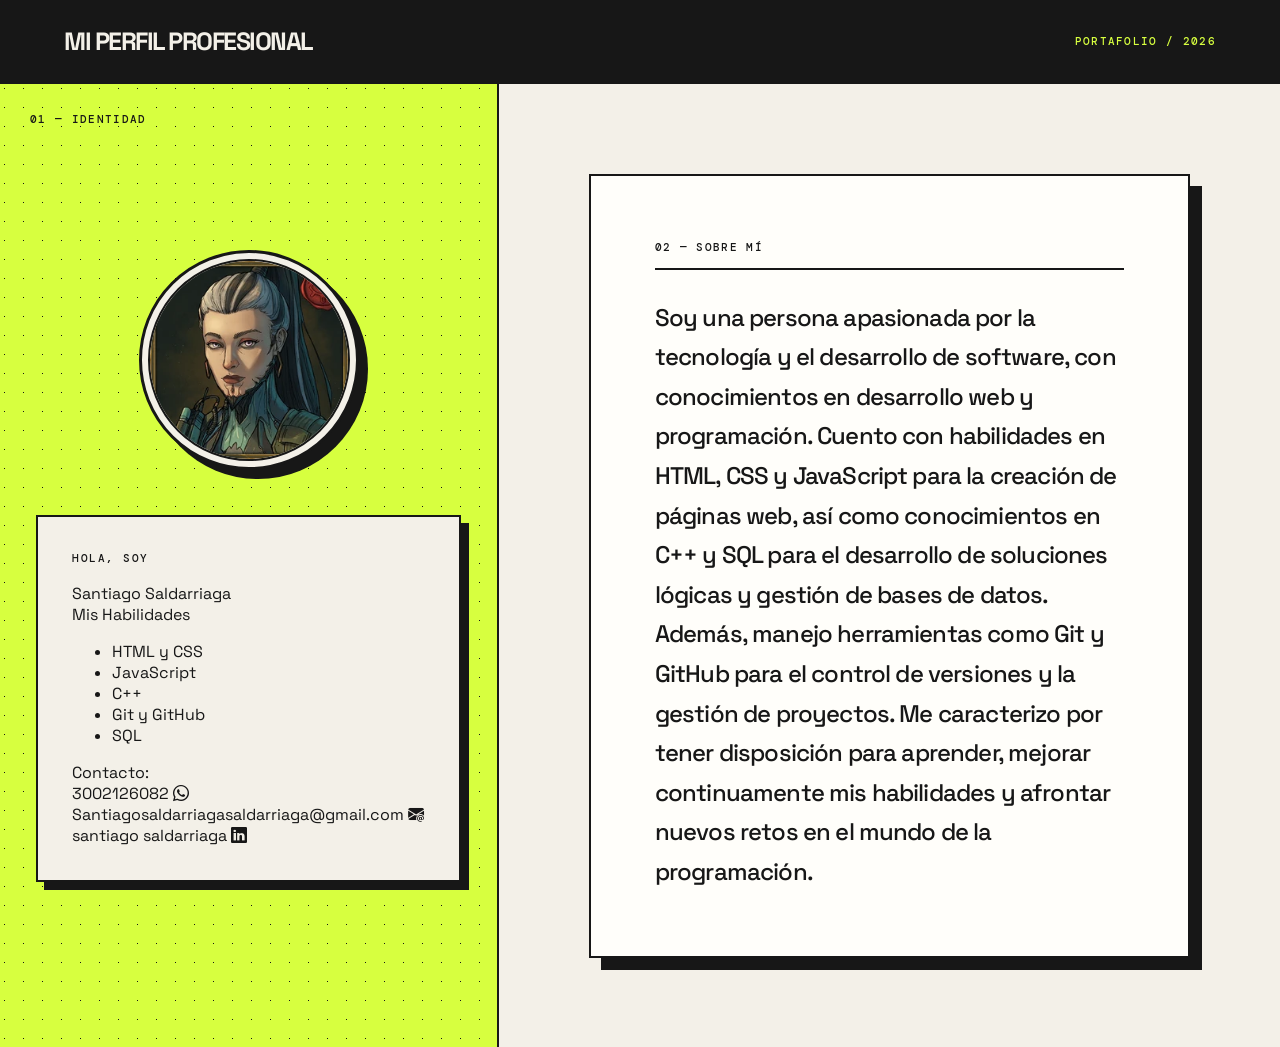
<file: grid.html>
<!DOCTYPE html>
<html lang="es">

<head>
    <meta charset="UTF-8">
    <meta name="viewport" content="width=device-width, initial-scale=1.0">
    <meta name="theme-color" content="#171717">
    <title>Mi Perfil Profesional</title>
    <link rel="stylesheet" href="https://cdn.jsdelivr.net/npm/bootstrap-icons@1.13.1/font/bootstrap-icons.min.css">
    <link rel="stylesheet" href="./grid.css">
</head>

<body>
    <header>
        <h1>Mi Perfil Profesional</h1>
    </header>
    <main class="contenedor">
        <section class="perfil">
            <div class="cuadro1"><img src="./IMAGENES/EleanorAccoladeGlyph.webp" alt="Foto de perfil"></div>
            <div class="cuadro2">
                Santiago Saldarriaga
                <br>
                Mis Habilidades
                <ul>
                    <li>HTML y CSS</li>
                    <li>JavaScript</li>
                    <li>C++</li>
                    <li>Git y GitHub</li>
                    <li>SQL</li>
                </ul>
                Contacto:
                <br>
                3002126082
                <i class="bi bi-whatsapp"></i>
                <br>
                Santiagosaldarriagasaldarriaga@gmail.com
                <i class="bi bi-envelope-at-fill"></i>
                <br>
                santiago saldarriaga
                <i class="bi bi-linkedin"></i>
            </div>
        </section>
        <section class="informacion">
            <div class="descripcion">
                Soy una persona apasionada por la tecnología y el desarrollo de software, con conocimientos en
                desarrollo web y programación. Cuento con habilidades en HTML, CSS y JavaScript para la creación de
                páginas web, así como conocimientos en C++ y SQL para el desarrollo de soluciones lógicas y gestión de
                bases de datos.
                Además, manejo herramientas como Git y GitHub para el control de versiones y la gestión de proyectos. Me
                caracterizo por tener disposición para aprender, mejorar continuamente mis habilidades y afrontar nuevos
                retos en el mundo de la programación.
            </div>
        </section>
    </main>
</body>

</html>
</file>
<file: grid.css>
@import url('https://fonts.googleapis.com/css2?family=DM+Mono:wght@400;500&family=Space+Grotesk:wght@400;500;600;700&display=swap');

:root {
    font-family: 'Space Grotesk', sans-serif;
    color: #171717;
    background: #f3f0e8;
    font-synthesis: none;
    text-rendering: optimizeLegibility;
    --ink: #171717;
    --paper: #f3f0e8;
    --acid: #d7ff3f;
}

* {
    box-sizing: border-box;
}

body {
    margin: 0;
    min-width: 320px;
}

header {
    position: relative;
    z-index: 1;
    display: flex;
    min-height: 84px;
    align-items: center;
    justify-content: space-between;
    padding: 16px clamp(22px, 5vw, 76px);
    border-bottom: 2px solid var(--ink);
    background: var(--ink);
    color: var(--paper);
}

header::after {
    content: 'PORTAFOLIO / 2026';
    color: var(--acid);
    font: 500 11px 'DM Mono', monospace;
    letter-spacing: 0.12em;
}

h1 {
    margin: 0;
    font-size: clamp(18px, 2vw, 25px);
    font-weight: 700;
    letter-spacing: -0.06em;
    text-transform: uppercase;
}

.contenedor {
    display: grid;
    min-height: calc(100svh - 84px);
    grid-template-columns: minmax(320px, 0.78fr) minmax(0, 1.22fr);
}

.perfil {
    position: relative;
    display: flex;
    min-height: 620px;
    flex-direction: column;
    align-items: center;
    justify-content: center;
    gap: clamp(28px, 5vh, 52px);
    overflow: hidden;
    padding: 56px 36px;
    border-right: 2px solid var(--ink);
    background-color: var(--acid);
    background-image: radial-gradient(var(--ink) 0.8px, transparent 0.8px);
    background-position: -5px -5px;
    background-size: 19px 19px;
}

.perfil::before {
    position: absolute;
    top: 28px;
    left: 30px;
    content: '01 — IDENTIDAD';
    font: 500 11px 'DM Mono', monospace;
    letter-spacing: 0.12em;
}

.cuadro1 {
    position: relative;
    display: grid;
    width: clamp(155px, 18vw, 220px);
    aspect-ratio: 1;
    place-items: center;
    border: 3px solid var(--ink);
    border-radius: 50%;
    background: var(--paper);
    box-shadow: 9px 9px 0 var(--ink);
}

img {
    width: calc(100% - 12px);
    height: calc(100% - 12px);
    border: 2px solid var(--ink);
    border-radius: 50%;
    object-fit: cover;
}

.cuadro2 {
    width: min(100%, 450px);
    padding: clamp(22px, 3vw, 34px);
    border: 2px solid var(--ink);
    background: var(--paper);
    box-shadow: 8px 8px 0 var(--ink);
}

.cuadro2::before {
    display: block;
    margin-bottom: 18px;
    content: 'HOLA, SOY';
    font: 500 11px 'DM Mono', monospace;
    letter-spacing: 0.14em;
}

.informacion {
    display: flex;
    align-items: center;
    justify-content: center;
    padding: clamp(36px, 7vw, 104px);
    background: var(--paper);
}

.descripcion {
    position: relative;
    width: min(100%, 780px);
    padding: clamp(30px, 5vw, 64px);
    border: 2px solid var(--ink);
    background: #fffefa;
    box-shadow: 12px 12px 0 var(--ink);
    font-size: clamp(18px, 2vw, 24px);
    font-weight: 500;
    line-height: 1.65;
    letter-spacing: -0.035em;
}

.descripcion::before {
    display: block;
    margin-bottom: 28px;
    padding-bottom: 14px;
    border-bottom: 2px solid var(--ink);
    content: '02 — SOBRE MÍ';
    font: 500 11px 'DM Mono', monospace;
    letter-spacing: 0.12em;
}

@media (max-width: 760px) {
    header {
        min-height: 72px;
    }

    header::after {
        font-size: 9px;
    }

    .contenedor {
        min-height: auto;
        grid-template-columns: 1fr;
    }

    .perfil {
        min-height: 0;
        padding: 86px 24px 48px;
        border-right: 0;
        border-bottom: 2px solid var(--ink);
    }

    .informacion {
        padding: 48px 24px;
    }

    .descripcion {
        box-shadow: 8px 8px 0 var(--ink);
    }
}

@media (max-width: 420px) {
    header {
        padding-inline: 18px;
    }

    header::after {
        max-width: 75px;
        text-align: right;
    }
}
</file>
